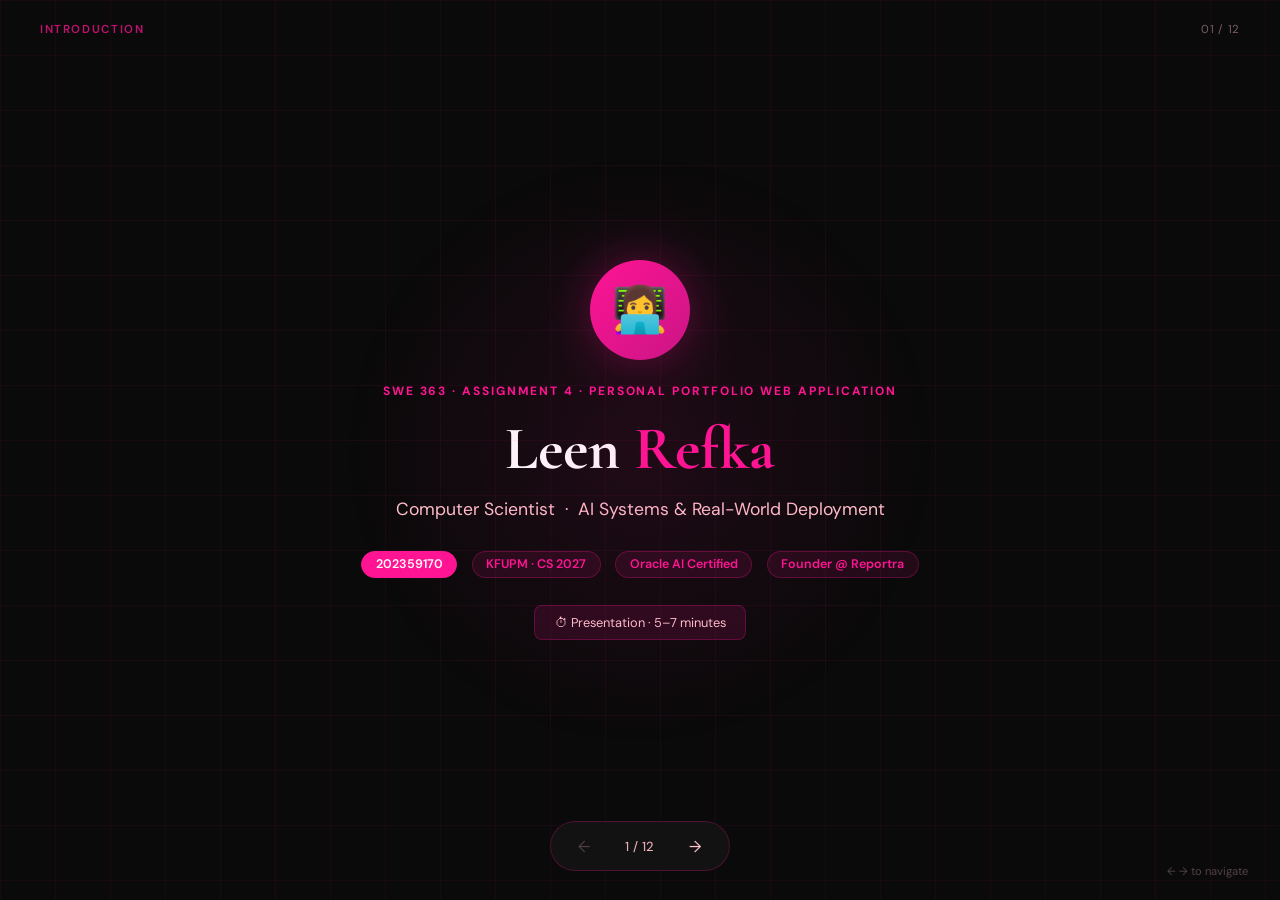
<file: presentation/slides.html>
<!DOCTYPE html>
<html lang="en">
<head>
<meta charset="UTF-8">
<meta name="viewport" content="width=device-width, initial-scale=1.0">
<title>Leen Refka — Portfolio Presentation | SWE 363</title>
<link href="https://fonts.googleapis.com/css2?family=Cormorant+Garamond:wght@400;600&family=DM+Sans:wght@400;500;600&display=swap" rel="stylesheet">
<style>
:root {
  --accent:  #ff1493;
  --accent2: #c71585;
  --dark:    #0a0a0a;
  --card:    #141414;
  --card2:   #1e1e1e;
  --text:    #ffffff;
  --muted:   #ffc0cb;
  --border:  rgba(255,20,147,0.25);
  --green:   #22c55e;
  --red:     #ff6b6b;
  --fh: 'Cormorant Garamond', serif;
  --fb: 'DM Sans', sans-serif;
}
*{margin:0;padding:0;box-sizing:border-box;}
html,body{width:100%;height:100%;overflow:hidden;background:var(--dark);color:var(--text);font-family:var(--fb);}

/* ─── DECK ─── */
.deck{position:relative;width:100vw;height:100vh;}
.slide{
  position:absolute;inset:0;
  display:flex;flex-direction:column;justify-content:center;align-items:center;
  padding:2.5rem 5rem;
  opacity:0;pointer-events:none;
  transition:opacity .45s ease,transform .45s ease;
  transform:translateX(50px);
}
.slide.active{opacity:1;pointer-events:auto;transform:translateX(0);}
.slide.out{transform:translateX(-50px);}

/* grid bg */
.slide::before{
  content:'';position:absolute;inset:0;pointer-events:none;
  background-image:linear-gradient(var(--border) 1px,transparent 1px),linear-gradient(90deg,var(--border) 1px,transparent 1px);
  background-size:55px 55px;opacity:.25;
}
/* pink glow */
.slide::after{
  content:'';position:absolute;pointer-events:none;
  width:600px;height:600px;border-radius:50%;
  background:radial-gradient(circle,rgba(255,20,147,.09) 0%,transparent 70%);
}

/* ─── NAV ─── */
.nav{
  position:fixed;bottom:1.8rem;left:50%;transform:translateX(-50%);
  display:flex;align-items:center;gap:.8rem;z-index:100;
  background:rgba(20,20,20,.92);border:1px solid var(--border);
  border-radius:50px;padding:.55rem 1.1rem;backdrop-filter:blur(12px);
}
.nav button{
  background:none;border:none;color:var(--muted);font-size:1rem;
  cursor:pointer;padding:.3rem .6rem;border-radius:8px;
  transition:all .2s;font-family:var(--fb);
}
.nav button:hover{background:var(--border);color:#fff;}
.nav button:disabled{opacity:.25;cursor:default;}
#ctr{font-size:.82rem;color:var(--muted);min-width:55px;text-align:center;}

/* section label */
.section-label{
  position:absolute;top:1.4rem;left:2.5rem;
  font-size:.72rem;font-weight:600;letter-spacing:.14em;text-transform:uppercase;
  color:var(--accent);opacity:.75;
}
.slide-num{
  position:absolute;top:1.4rem;right:2.5rem;
  font-size:.72rem;color:rgba(255,192,203,.45);letter-spacing:.06em;
}
.hint{position:fixed;bottom:1.4rem;right:2rem;font-size:.7rem;color:rgba(255,192,203,.3);}

/* ─── TYPOGRAPHY ─── */
.eyebrow{font-size:.75rem;font-weight:700;letter-spacing:.16em;text-transform:uppercase;color:var(--accent);margin-bottom:.9rem;}
h1{font-family:var(--fh);font-size:3.8rem;line-height:1.1;margin-bottom:.8rem;}
h2{font-family:var(--fh);font-size:2.6rem;line-height:1.15;margin-bottom:.9rem;}
h3{font-family:var(--fh);font-size:1.35rem;color:var(--accent);margin-bottom:.35rem;}
p{color:var(--muted);line-height:1.7;font-size:.95rem;}
.hl{color:var(--accent);}
.divider{width:50px;height:3px;background:linear-gradient(90deg,var(--accent),transparent);border-radius:2px;margin:.7rem 0 1.1rem;}

/* ─── PILL ─── */
.pill{display:inline-block;padding:.28rem .85rem;border-radius:50px;font-size:.78rem;font-weight:600;margin:.2rem;border:1px solid var(--border);background:rgba(255,20,147,.1);color:var(--accent);}
.pill.s{background:var(--accent);color:#fff;border-color:var(--accent);}
.pill.g{background:rgba(34,197,94,.12);color:var(--green);border-color:rgba(34,197,94,.3);}
.pill.r{background:rgba(255,107,107,.12);color:var(--red);border-color:rgba(255,107,107,.3);}

/* ─── CARD ─── */
.card{background:var(--card2);border:1px solid var(--border);border-radius:14px;padding:1.2rem 1.4rem;}
.card.accent{border-color:var(--accent);}
.card-icon{font-size:1.7rem;margin-bottom:.4rem;}

/* ─── GRID LAYOUTS ─── */
.g2{display:grid;grid-template-columns:1fr 1fr;gap:1rem;width:100%;max-width:900px;position:relative;z-index:1;}
.g3{display:grid;grid-template-columns:1fr 1fr 1fr;gap:.9rem;width:100%;max-width:900px;position:relative;z-index:1;}
.g4{display:grid;grid-template-columns:1fr 1fr 1fr 1fr;gap:.85rem;width:100%;max-width:960px;position:relative;z-index:1;}
.side{display:grid;grid-template-columns:1fr 1.5fr;gap:3rem;width:100%;max-width:920px;position:relative;z-index:1;align-items:start;}

/* ─── FEATURE ROW ─── */
.feat{display:flex;align-items:flex-start;gap:.75rem;margin-bottom:.55rem;}
.feat-icon{font-size:1.15rem;flex-shrink:0;margin-top:.05rem;}
.feat-text h4{font-size:.95rem;font-weight:600;margin-bottom:.1rem;}
.feat-text p{font-size:.83rem;}

/* ─── CHALLENGE TABLE ─── */
.ch-row{display:grid;grid-template-columns:1fr 1fr;gap:.75rem;background:var(--card2);border:1px solid var(--border);border-radius:12px;padding:1rem 1.2rem;margin-bottom:.6rem;}
.ch-label{font-size:.65rem;font-weight:700;letter-spacing:.1em;text-transform:uppercase;margin-bottom:.2rem;}
.ch-label.p{color:var(--red);}
.ch-label.s{color:var(--green);}
.ch-val{font-size:.85rem;color:var(--muted);}

/* ─── PROGRESS BARS ─── */
.prog{margin-bottom:.75rem;}
.prog-top{display:flex;justify-content:space-between;font-size:.85rem;margin-bottom:.3rem;}
.prog-top span:last-child{color:var(--accent);font-weight:700;}
.prog-track{height:7px;background:rgba(255,255,255,.08);border-radius:4px;overflow:hidden;}
.prog-fill{height:100%;background:linear-gradient(90deg,var(--accent),#ff85c8);border-radius:4px;}

/* ─── TIMELINE ─── */
.tl{display:flex;flex-direction:column;gap:.7rem;max-width:760px;width:100%;position:relative;z-index:1;}
.tl-row{display:flex;gap:.9rem;}
.tl-dot{width:9px;height:9px;border-radius:50%;background:var(--accent);margin-top:.45rem;flex-shrink:0;}
.tl-row h4{font-size:.95rem;font-weight:600;margin-bottom:.1rem;}
.tl-row p{font-size:.83rem;}

/* ─── COVER SLIDE ─── */
#s1{text-align:center;}
.avatar{width:100px;height:100px;border-radius:50%;background:linear-gradient(135deg,var(--accent),var(--accent2));display:flex;align-items:center;justify-content:center;font-size:2.8rem;margin:0 auto 1.3rem;box-shadow:0 0 50px rgba(255,20,147,.35);}
.sub-title{font-size:1.1rem;color:var(--muted);margin-bottom:1.4rem;}
.meta-pills{display:flex;gap:.5rem;justify-content:center;flex-wrap:wrap;}
.time-badge{display:inline-block;background:rgba(255,20,147,.12);border:1px solid var(--border);border-radius:8px;padding:.5rem 1.2rem;font-size:.8rem;color:var(--muted);margin-top:1.5rem;}

/* ─── CLOSING ─── */
#s12{text-align:center;}
#s12 .big{font-size:1.05rem;color:var(--accent);margin-top:.8rem;}
#s12 .links{display:flex;gap:.8rem;justify-content:center;flex-wrap:wrap;margin-top:1.2rem;}
</style>
</head>
<body>
<div class="hint">← → to navigate</div>

<div class="deck">

<!-- ══════════════════════════════════════════
     SECTION 1 — INTRODUCTION  (slides 1–3)
══════════════════════════════════════════ -->

<!-- S1: Cover -->
<div class="slide active" id="s1">
  <div class="section-label">Introduction</div>
  <div class="slide-num">01 / 12</div>
  <div class="avatar">👩‍💻</div>
  <p class="eyebrow">SWE 363 · Assignment 4 · Personal Portfolio Web Application</p>
  <h1>Leen <span class="hl">Refka</span></h1>
  <p class="sub-title">Computer Scientist &nbsp;·&nbsp; AI Systems & Real-World Deployment</p>
  <div class="meta-pills">
    <span class="pill s">202359170</span>
    <span class="pill">KFUPM · CS 2027</span>
    <span class="pill">Oracle AI Certified</span>
    <span class="pill">Founder @ Reportra</span>
  </div>
  <div class="time-badge">⏱ Presentation · 5–7 minutes</div>
</div>

<!-- S2: Project Overview & Objectives -->
<div class="slide" id="s2">
  <div class="section-label">Introduction — Overview & Objectives</div>
  <div class="slide-num">02 / 12</div>
  <div class="side">
    <div>
      <p class="eyebrow">The Project</p>
      <h2>What & <span class="hl">Why</span></h2>
      <div class="divider"></div>
      <p>A fully responsive, production-ready personal portfolio web application — built progressively across four assignments from a static page to a deployed, feature-rich application.</p>
      <br>
      <p style="font-size:.88rem;"><strong style="color:#fff;">Objectives</strong></p>
      <br>
      <div class="feat"><span class="feat-icon">🎯</span><div class="feat-text"><p>Showcase projects, skills, and experience in a professional format</p></div></div>
      <div class="feat"><span class="feat-icon">🚀</span><div class="feat-text"><p>Demonstrate mastery of HTML, CSS, JavaScript, APIs, and deployment</p></div></div>
      <div class="feat"><span class="feat-icon">💡</span><div class="feat-text"><p>Integrate innovation beyond basic requirements</p></div></div>
      <div class="feat"><span class="feat-icon">📦</span><div class="feat-text"><p>Deliver a live, publicly accessible web application</p></div></div>
    </div>
    <div style="display:flex;flex-direction:column;gap:.7rem;position:relative;z-index:1;">
      <div class="card"><p class="eyebrow" style="margin:0 0 .2rem;font-size:.65rem;">Assignment 1</p><p style="font-size:.85rem;">Responsive layout · dark/light theme · contact form validation</p></div>
      <div class="card"><p class="eyebrow" style="margin:0 0 .2rem;font-size:.65rem;">Assignment 2</p><p style="font-size:.85rem;">Dynamic greeting · project filters · live search · Fun Facts API</p></div>
      <div class="card"><p class="eyebrow" style="margin:0 0 .2rem;font-size:.65rem;">Assignment 3</p><p style="font-size:.85rem;">GitHub API · project sorting · visit timer · admin mode</p></div>
      <div class="card accent"><p class="eyebrow" style="margin:0 0 .2rem;font-size:.65rem;">Assignment 4 ✦ Final</p><p style="font-size:.85rem;">Chatbot · 3D tilt · confetti · timeline · stat counters · typing animation · hamburger menu</p></div>
    </div>
  </div>
</div>

<!-- S3: Personal Motivation -->
<div class="slide" id="s3">
  <div class="section-label">Introduction — Personal Motivation</div>
  <div class="slide-num">03 / 12</div>
  <p class="eyebrow">Why I Built This</p>
  <h2 style="align-self:flex-start;max-width:900px;">Personal <span class="hl">Motivation</span></h2>
  <div class="divider"></div>
  <div class="g2" style="max-width:900px;">
    <div class="card accent">
      <div class="card-icon">⚡</div>
      <h3>I'm building Reportra</h3>
      <p>As the founder of an AI startup, I needed a real portfolio — not a template — that reflects my actual depth in AI engineering, backend development, and product thinking. This portfolio is my professional face.</p>
    </div>
    <div class="card">
      <div class="card-icon">🌍</div>
      <h3>Real-world readiness</h3>
      <p>After my mentorship at PwC Middle East and leading outreach at RoboNexus, I understood that recruiters and partners look for polish and substance. This site needed to represent both.</p>
    </div>
    <div class="card">
      <div class="card-icon">🧠</div>
      <h3>Learning by building</h3>
      <p>Each assignment pushed me to learn something new — async APIs, IntersectionObserver, CSS custom properties, accessibility. Building something real made every concept stick.</p>
    </div>
    <div class="card">
      <div class="card-icon">🎓</div>
      <h3>Representing my journey</h3>
      <p>From a first-year student to a CS developer with a startup, hackathon finals, and a PwC mentorship — I wanted a single page that tells that story clearly.</p>
    </div>
  </div>
</div>


<!-- ══════════════════════════════════════════
     SECTION 2 — TECHNICAL DEMONSTRATION  (slides 4–7)
══════════════════════════════════════════ -->

<!-- S4: Live Demo — Key Features Part 1 -->
<div class="slide" id="s4">
  <div class="section-label">Technical Demonstration — Key Features</div>
  <div class="slide-num">04 / 12</div>
  <p class="eyebrow">Live Demo</p>
  <h2 style="align-self:flex-start;max-width:900px;">Key <span class="hl">Features</span></h2>
  <div class="divider"></div>
  <div class="g2" style="max-width:900px;">
    <div>
      <div class="feat"><span class="feat-icon">🌙</span><div class="feat-text"><h4>Dark / Light Theme</h4><p>Toggle persisted to localStorage. System preference detected on first visit.</p></div></div>
      <div class="feat"><span class="feat-icon">⌨️</span><div class="feat-text"><h4>Typing Animation</h4><p>Hero cycles through real roles — AI Systems Builder, Founder of Reportra, etc.</p></div></div>
      <div class="feat"><span class="feat-icon">👋</span><div class="feat-text"><h4>Personalised Greeting</h4><p>Visitor enters their name → time-based greeting banner updates. Saved in localStorage.</p></div></div>
      <div class="feat"><span class="feat-icon">🔍</span><div class="feat-text"><h4>Live Project Search & Filter</h4><p>Real-time search across title + tags. Composable with filter tabs and A→Z sorting.</p></div></div>
      <div class="feat"><span class="feat-icon">📊</span><div class="feat-text"><h4>Animated Stat Counters</h4><p>Numbers count up from 0 when scrolled into view using IntersectionObserver.</p></div></div>
    </div>
    <div>
      <div class="feat"><span class="feat-icon">🎲</span><div class="feat-text"><h4>3D Card Tilt</h4><p>Project cards tilt in perspective following the mouse — pure vanilla JS, no library.</p></div></div>
      <div class="feat"><span class="feat-icon">🎉</span><div class="feat-text"><h4>Confetti on Submit</h4><p>Canvas-based pink confetti burst when the contact form is successfully submitted.</p></div></div>
      <div class="feat"><span class="feat-icon">📱</span><div class="feat-text"><h4>Hamburger Mobile Menu</h4><p>Accessible toggle with aria-expanded, outside-click dismiss, smooth animation.</p></div></div>
      <div class="feat"><span class="feat-icon">⬆️</span><div class="feat-text"><h4>Scroll Progress + Back to Top</h4><p>Gradient bar at the top tracks reading progress. Back-to-top appears after 400px.</p></div></div>
      <div class="feat"><span class="feat-icon">⏱</span><div class="feat-text"><h4>Visit Timer</h4><p>Live counter in the footer — how long the current visitor has been on the page.</p></div></div>
    </div>
  </div>
</div>

<!-- S5: Live Demo — APIs & Chatbot -->
<div class="slide" id="s5">
  <div class="section-label">Technical Demonstration — APIs & Chatbot</div>
  <div class="slide-num">05 / 12</div>
  <p class="eyebrow">Live Demo</p>
  <h2 style="align-self:flex-start;max-width:900px;">APIs & <span class="hl">Chatbot</span></h2>
  <div class="divider"></div>
  <div class="g3" style="max-width:900px;">
    <div class="card accent">
      <div class="card-icon">💬</div>
      <h3>Ask Leen — Chatbot</h3>
      <p>Rule-based chatbot answers 14 question types about projects, skills, experience, and availability. No external API — pure JS knowledge base. Floating bubble with suggestion chips.</p>
      <br>
      <div><span class="pill s">Innovative</span></div>
    </div>
    <div class="card">
      <div class="card-icon">🐙</div>
      <h3>GitHub API</h3>
      <p>Fetches latest 6 public repos from the GitHub REST API. Shows language colour dots, star counts, and descriptions. Graceful error card if rate-limited or offline.</p>
      <br>
      <div><span class="pill">async/await</span><span class="pill">Error handling</span></div>
    </div>
    <div class="card">
      <div class="card-icon">🎲</div>
      <h3>Fun Facts API</h3>
      <p>Fetches random facts from the Useless Facts public API. Loading spinner during request, disabled button to prevent duplicate fetches, friendly error message on failure.</p>
      <br>
      <div><span class="pill">Loading state</span><span class="pill">Fallback</span></div>
    </div>
  </div>
  <br>
  <div class="g2" style="max-width:900px;">
    <div class="card">
      <div class="card-icon">🏛️</div>
      <h3>Experience Timeline</h3>
      <p>Alternating left/right timeline with real CV data — KFUPM, RoboNexus, PwC, hackathons. Collapses to single column on mobile.</p>
    </div>
    <div class="card">
      <div class="card-icon">📈</div>
      <h3>Skill Proficiency Bars</h3>
      <p>Bars animate from 0% to target when scrolled into view. 7 real skills with accurate levels from my CV — triggered by IntersectionObserver.</p>
    </div>
  </div>
</div>

<!-- S6: Technical Architecture -->
<div class="slide" id="s6">
  <div class="section-label">Technical Demonstration — Architecture Overview</div>
  <div class="slide-num">06 / 12</div>
  <p class="eyebrow">Under the Hood</p>
  <h2 style="align-self:flex-start;max-width:900px;">Technical <span class="hl">Architecture</span></h2>
  <div class="divider"></div>
  <div class="g3" style="max-width:900px;">
    <div class="card">
      <h3>HTML</h3>
      <br>
      <div class="feat"><span class="feat-icon" style="font-size:.95rem;">•</span><div class="feat-text"><p style="font-size:.83rem;">Semantic elements — nav, section, form, footer</p></div></div>
      <div class="feat"><span class="feat-icon" style="font-size:.95rem;">•</span><div class="feat-text"><p style="font-size:.83rem;">ARIA attributes — aria-live, aria-expanded, aria-label, role</p></div></div>
      <div class="feat"><span class="feat-icon" style="font-size:.95rem;">•</span><div class="feat-text"><p style="font-size:.83rem;">Section IDs for smooth scroll anchoring</p></div></div>
      <div class="feat"><span class="feat-icon" style="font-size:.95rem;">•</span><div class="feat-text"><p style="font-size:.83rem;">loading="lazy" on images for performance</p></div></div>
    </div>
    <div class="card">
      <h3>CSS</h3>
      <br>
      <div class="feat"><span class="feat-icon" style="font-size:.95rem;">•</span><div class="feat-text"><p style="font-size:.83rem;">CSS custom properties for full theme system</p></div></div>
      <div class="feat"><span class="feat-icon" style="font-size:.95rem;">•</span><div class="feat-text"><p style="font-size:.83rem;">Grid + Flexbox — no CSS framework needed</p></div></div>
      <div class="feat"><span class="feat-icon" style="font-size:.95rem;">•</span><div class="feat-text"><p style="font-size:.83rem;">Media queries at 968px, 768px, 480px</p></div></div>
      <div class="feat"><span class="feat-icon" style="font-size:.95rem;">•</span><div class="feat-text"><p style="font-size:.83rem;">Zero external CSS libraries</p></div></div>
    </div>
    <div class="card">
      <h3>JavaScript</h3>
      <br>
      <div class="feat"><span class="feat-icon" style="font-size:.95rem;">•</span><div class="feat-text"><p style="font-size:.83rem;">Modular init*() function pattern</p></div></div>
      <div class="feat"><span class="feat-icon" style="font-size:.95rem;">•</span><div class="feat-text"><p style="font-size:.83rem;">IntersectionObserver for scroll effects</p></div></div>
      <div class="feat"><span class="feat-icon" style="font-size:.95rem;">•</span><div class="feat-text"><p style="font-size:.83rem;">async/await with try/catch for all API calls</p></div></div>
      <div class="feat"><span class="feat-icon" style="font-size:.95rem;">•</span><div class="feat-text"><p style="font-size:.83rem;">localStorage for theme, name, admin state</p></div></div>
    </div>
  </div>
  <br>
  <div style="display:flex;gap:.5rem;flex-wrap:wrap;justify-content:center;position:relative;z-index:1;">
    <span class="pill s">No frameworks</span>
    <span class="pill s">No build tools</span>
    <span class="pill s">Zero dependencies</span>
    <span class="pill">passive scroll listeners</span>
    <span class="pill">Google Fonts preconnect</span>
    <span class="pill">Deployed on GitHub Pages</span>
  </div>
</div>

<!-- S7: AI Integration Highlights -->
<div class="slide" id="s7">
  <div class="section-label">Technical Demonstration — AI Integration</div>
  <div class="slide-num">07 / 12</div>
  <p class="eyebrow">AI Integration Highlights</p>
  <h2 style="align-self:flex-start;max-width:900px;">How I Used <span class="hl">AI Tools</span></h2>
  <div class="divider"></div>
  <div class="g2" style="max-width:900px;">
    <div>
      <div class="feat"><span class="feat-icon">🤖</span><div class="feat-text"><h4>Code Generation</h4><p>Scaffolded the typing animation, IntersectionObserver skill bars, and confetti canvas — understood and modified each before use.</p></div></div>
      <br>
      <div class="feat"><span class="feat-icon">🐛</span><div class="feat-text"><h4>Debugging</h4><p>Identified ~150 lines of duplicate CSS, a missing form button ID, and absent Google Fonts link tags from previous assignments.</p></div></div>
      <br>
      <div class="feat"><span class="feat-icon">♿</span><div class="feat-text"><h4>Accessibility Audit</h4><p>Flagged missing aria-expanded on hamburger, role="status" on fact box, and aria-live on form message region.</p></div></div>
    </div>
    <div>
      <div class="feat"><span class="feat-icon">📝</span><div class="feat-text"><h4>Documentation</h4><p>Drafted README, AI usage report, and technical documentation — reviewed and rewritten to match my actual implementation.</p></div></div>
      <br>
      <div class="feat"><span class="feat-icon">✂️</span><div class="feat-text"><h4>What I Modified</h4><p>Fixed hamburger click handler (mousedown → click for mobile), adjusted timeline mobile layout dot positioning, tuned animation timings.</p></div></div>
      <br>
      <div class="feat"><span class="feat-icon">📚</span><div class="feat-text"><h4>Learning Outcome</h4><p>Deepened understanding of IntersectionObserver, aria-expanded semantics, CSS specificity, and async error handling patterns.</p></div></div>
    </div>
  </div>
</div>


<!-- ══════════════════════════════════════════
     SECTION 3 — TECHNICAL DEEP DIVE  (slides 8–10)
══════════════════════════════════════════ -->

<!-- S8: Resolved Challenges -->
<div class="slide" id="s8">
  <div class="section-label">Technical Deep Dive — Resolved</div>
  <div class="slide-num">08 / 12</div>
  <p class="eyebrow">Technical Deep Dive</p>
  <h2 style="align-self:flex-start;max-width:900px;">Challenges <span class="hl">Resolved</span></h2>
  <div class="divider"></div>
  <div style="max-width:900px;width:100%;position:relative;z-index:1;">
    <div class="ch-row">
      <div><p class="ch-label p">Problem</p><p class="ch-val">~150 lines of duplicate CSS from previous assignments caused dark mode specificity conflicts — some elements ignored the theme variable.</p></div>
      <div><p class="ch-label s">Solution</p><p class="ch-val">Full CSS audit: consolidated all colour, spacing, and animation tokens into a single set of CSS custom properties. Removed every duplicate block.</p></div>
    </div>
    <div class="ch-row">
      <div><p class="ch-label p">Problem</p><p class="ch-label" style="color:transparent;">x</p><p class="ch-val">Mobile timeline layout — the connecting dot floated away from the card on screens below 768px due to absolute positioning conflicts.</p></div>
      <div><p class="ch-label s">Solution</p><p class="ch-label" style="color:transparent;">x</p><p class="ch-val">Collapsed timeline to single column at 768px breakpoint; overrode left, padding-left, and text-align values explicitly in the media query.</p></div>
    </div>
    <div class="ch-row">
      <div><p class="ch-label p">Problem</p><p class="ch-label" style="color:transparent;">x</p><p class="ch-val">Hamburger outside-click handler used mousedown which fired before the button's click event on touch devices, causing the menu to immediately close after opening.</p></div>
      <div><p class="ch-label s">Solution</p><p class="ch-label" style="color:transparent;">x</p><p class="ch-val">Switched event listener from mousedown to click. Added a guard to skip the handler if the click target is the hamburger button itself.</p></div>
    </div>
    <div class="ch-row">
      <div><p class="ch-label p">Problem</p><p class="ch-label" style="color:transparent;">x</p><p class="ch-val">Contact form submit button had no id attribute — the JS referenced #submitBtn but the element was unreachable, silently failing.</p></div>
      <div><p class="ch-label s">Solution</p><p class="ch-label" style="color:transparent;">x</p><p class="ch-val">Added id="submitBtn" and id="submitText" to the HTML. Verified with DevTools that the loading state and success message now trigger correctly.</p></div>
    </div>
  </div>
</div>

<!-- S9: Unresolved + Future Plans -->
<div class="slide" id="s9">
  <div class="section-label">Technical Deep Dive — Unresolved & Future</div>
  <div class="slide-num">09 / 12</div>
  <p class="eyebrow">Technical Deep Dive</p>
  <h2 style="align-self:flex-start;max-width:900px;">Unresolved & <span class="hl">Future Plans</span></h2>
  <div class="divider"></div>
  <div class="side" style="max-width:900px;">
    <div>
      <p style="font-size:.8rem;font-weight:700;letter-spacing:.1em;text-transform:uppercase;color:var(--red);margin-bottom:.7rem;">Not Implemented</p>
      <div class="feat"><span class="feat-icon">📧</span><div class="feat-text"><h4>Real email delivery</h4><p>Contact form submission is still simulated client-side — no real email is sent. Requires a backend or third-party service.</p></div></div>
      <br>
      <div class="feat"><span class="feat-icon">🔐</span><div class="feat-text"><h4>Real admin authentication</h4><p>Admin mode is a simple localStorage toggle — not a real login system. Anyone can activate it.</p></div></div>
      <br>
      <div class="feat"><span class="feat-icon">🌐</span><div class="feat-text"><h4>Arabic language support</h4><p>An Arabic/English toggle was planned but not implemented within the assignment scope.</p></div></div>
    </div>
    <div>
      <p style="font-size:.8rem;font-weight:700;letter-spacing:.1em;text-transform:uppercase;color:var(--green);margin-bottom:.7rem;">Planned for Future</p>
      <div class="feat"><span class="feat-icon">📨</span><div class="feat-text"><h4>EmailJS / Formspree integration</h4><p>Real contact form delivery without a backend — free tier supports portfolio use.</p></div></div>
      <br>
      <div class="feat"><span class="feat-icon">🤖</span><div class="feat-text"><h4>LLM-powered chatbot</h4><p>Replace the rule-based chatbot with a Claude API integration for natural language answers about my work.</p></div></div>
      <br>
      <div class="feat"><span class="feat-icon">📝</span><div class="feat-text"><h4>Blog / project case studies</h4><p>Deep-dive write-ups for Reportra and Medical Records AI — connected to a headless CMS.</p></div></div>
      <br>
      <div class="feat"><span class="feat-icon">🌍</span><div class="feat-text"><h4>Arabic/English toggle</h4><p>Language switcher with full RTL layout support for Arabic text.</p></div></div>
    </div>
  </div>
</div>

<!-- S10: Innovative Solutions & Lessons Learned -->
<div class="slide" id="s10">
  <div class="section-label">Technical Deep Dive — Innovation & Lessons</div>
  <div class="slide-num">10 / 12</div>
  <p class="eyebrow">Technical Deep Dive</p>
  <h2 style="align-self:flex-start;max-width:900px;">Innovation & <span class="hl">Lessons Learned</span></h2>
  <div class="divider"></div>
  <div class="side" style="max-width:900px;">
    <div>
      <p style="font-size:.8rem;font-weight:700;letter-spacing:.1em;text-transform:uppercase;color:var(--accent);margin-bottom:.8rem;">Innovative Solutions</p>
      <div class="feat"><span class="feat-icon">💬</span><div class="feat-text"><h4>Rule-based chatbot</h4><p>14-topic knowledge base built from my CV — no API costs, works offline, answers questions recruiters actually ask.</p></div></div>
      <br>
      <div class="feat"><span class="feat-icon">🎲</span><div class="feat-text"><h4>3D card tilt</h4><p>Mouse-tracked perspective transform using only mousemove — creates depth without any 3D library.</p></div></div>
      <br>
      <div class="feat"><span class="feat-icon">🎉</span><div class="feat-text"><h4>Canvas confetti</h4><p>Hand-written particle system on an HTML canvas — 120 pieces, per-particle drift, rotation, and auto-cleanup after 3 seconds.</p></div></div>
      <br>
      <div class="feat"><span class="feat-icon">📊</span><div class="feat-text"><h4>IntersectionObserver everywhere</h4><p>Used for scroll reveal, skill bars, and stat counters — no scroll event polling, no performance cost.</p></div></div>
    </div>
    <div>
      <p style="font-size:.8rem;font-weight:700;letter-spacing:.1em;text-transform:uppercase;color:var(--green);margin-bottom:.8rem;">Lessons Learned</p>
      <div class="feat"><span class="feat-icon">🧠</span><div class="feat-text"><h4>IntersectionObserver is powerful</h4><p>Replaces scroll listeners for most animation triggers. Cleaner, more performant, and the threshold option gives precise control.</p></div></div>
      <br>
      <div class="feat"><span class="feat-icon">🎨</span><div class="feat-text"><h4>CSS variables are a design system</h4><p>Defining all tokens in :root meant the entire theme switch was one attribute change — no JavaScript needed for colours.</p></div></div>
      <br>
      <div class="feat"><span class="feat-icon">♿</span><div class="feat-text"><h4>Accessibility is architecture</h4><p>aria-expanded, aria-live, and role aren't optional extras — they change how assistive tech interprets the page and should be planned from the start.</p></div></div>
      <br>
      <div class="feat"><span class="feat-icon">🔍</span><div class="feat-text"><h4>Review AI output critically</h4><p>Every generated snippet needed testing and adaptation. AI accelerates — it doesn't replace — understanding the code.</p></div></div>
    </div>
  </div>
</div>


<!-- ══════════════════════════════════════════
     SECTION 4 — CONCLUSION  (slides 11–12)
══════════════════════════════════════════ -->

<!-- S11: Outcomes & Achievements -->
<div class="slide" id="s11">
  <div class="section-label">Conclusion — Outcomes & Achievements</div>
  <div class="slide-num">11 / 12</div>
  <p class="eyebrow">Conclusion</p>
  <h2 style="align-self:flex-start;max-width:900px;">Outcomes & <span class="hl">Achievements</span></h2>
  <div class="divider"></div>
  <div class="g4" style="max-width:960px;">
    <div class="card" style="text-align:center;">
      <div style="font-size:2.2rem;font-family:var(--fh);color:var(--accent);font-weight:600;">5</div>
      <p style="font-size:.82rem;margin-top:.3rem;">Real Projects<br>Showcased</p>
    </div>
    <div class="card" style="text-align:center;">
      <div style="font-size:2.2rem;font-family:var(--fh);color:var(--accent);font-weight:600;">7+</div>
      <p style="font-size:.82rem;margin-top:.3rem;">Innovative<br>Features Added</p>
    </div>
    <div class="card" style="text-align:center;">
      <div style="font-size:2.2rem;font-family:var(--fh);color:var(--accent);font-weight:600;">2</div>
      <p style="font-size:.82rem;margin-top:.3rem;">External APIs<br>Integrated</p>
    </div>
    <div class="card" style="text-align:center;">
      <div style="font-size:2.2rem;font-family:var(--fh);color:var(--accent);font-weight:600;">0</div>
      <p style="font-size:.82rem;margin-top:.3rem;">External Libraries<br>Used</p>
    </div>
  </div>
  <br>
  <div class="g3" style="max-width:900px;">
    <div class="card">
      <div class="card-icon">✅</div>
      <h3>All Requirements Met</h3>
      <p style="font-size:.83rem;">Responsive design, dark/light theme, APIs, form validation, deployment, documentation, AI usage report — all complete.</p>
    </div>
    <div class="card accent">
      <div class="card-icon">⚡</div>
      <h3>Production Quality</h3>
      <p style="font-size:.83rem;">Deployed on GitHub Pages. Tested on Chrome, Firefox, mobile. passive scroll listeners. Lazy loading. Zero console errors.</p>
    </div>
    <div class="card">
      <div class="card-icon">🤖</div>
      <h3>Responsible AI Use</h3>
      <p style="font-size:.83rem;">Every AI-generated snippet was reviewed, tested, and modified. Full transparency in docs/ai-usage-report.md.</p>
    </div>
  </div>
</div>

<!-- S12: Closing -->
<div class="slide" id="s12">
  <div class="section-label">Conclusion</div>
  <div class="slide-num">12 / 12</div>
  <p class="eyebrow">Thank You</p>
  <h1>Let's <span class="hl">Connect</span></h1>
  <div class="divider" style="margin:.8rem auto 1.2rem;"></div>
  <p class="big">leen.n.refka@gmail.com</p>
  <div class="links">
    <span class="pill">github.com/leen7777</span>
    <span class="pill">linkedin.com/in/leenrefka</span>
  </div>
  <br>
  <div style="display:flex;gap:.6rem;justify-content:center;flex-wrap:wrap;">
    <span class="pill s">Leen Refka · 202359170</span>
    <span class="pill">SWE 363 · Assignment 4</span>
    <span class="pill">KFUPM · CS 2027</span>
  </div>
  <br>
  <p style="font-size:.82rem;opacity:.5;">Open to internship opportunities in AI Engineering, Data Engineering & Full-Stack Development</p>
</div>

</div><!-- /deck -->

<nav class="nav">
  <button id="prev" disabled>←</button>
  <span id="ctr">1 / 12</span>
  <button id="next">→</button>
</nav>

<script>
const slides = document.querySelectorAll('.slide');
const total  = slides.length;
let cur = 0;

function goTo(n) {
  slides[cur].classList.remove('active');
  slides[cur].classList.add('out');
  setTimeout(() => slides[cur].classList.remove('out'), 450);
  cur = n;
  slides[cur].classList.add('active');
  document.getElementById('ctr').textContent = `${cur + 1} / ${total}`;
  document.getElementById('prev').disabled = cur === 0;
  document.getElementById('next').disabled = cur === total - 1;
}

document.getElementById('prev').addEventListener('click', () => { if (cur > 0) goTo(cur - 1); });
document.getElementById('next').addEventListener('click', () => { if (cur < total - 1) goTo(cur + 1); });

document.addEventListener('keydown', e => {
  if (e.key === 'ArrowRight' || e.key === 'ArrowDown') { if (cur < total - 1) goTo(cur + 1); }
  if (e.key === 'ArrowLeft'  || e.key === 'ArrowUp')   { if (cur > 0) goTo(cur - 1); }
});
</script>
</body>
</html>
</file>
